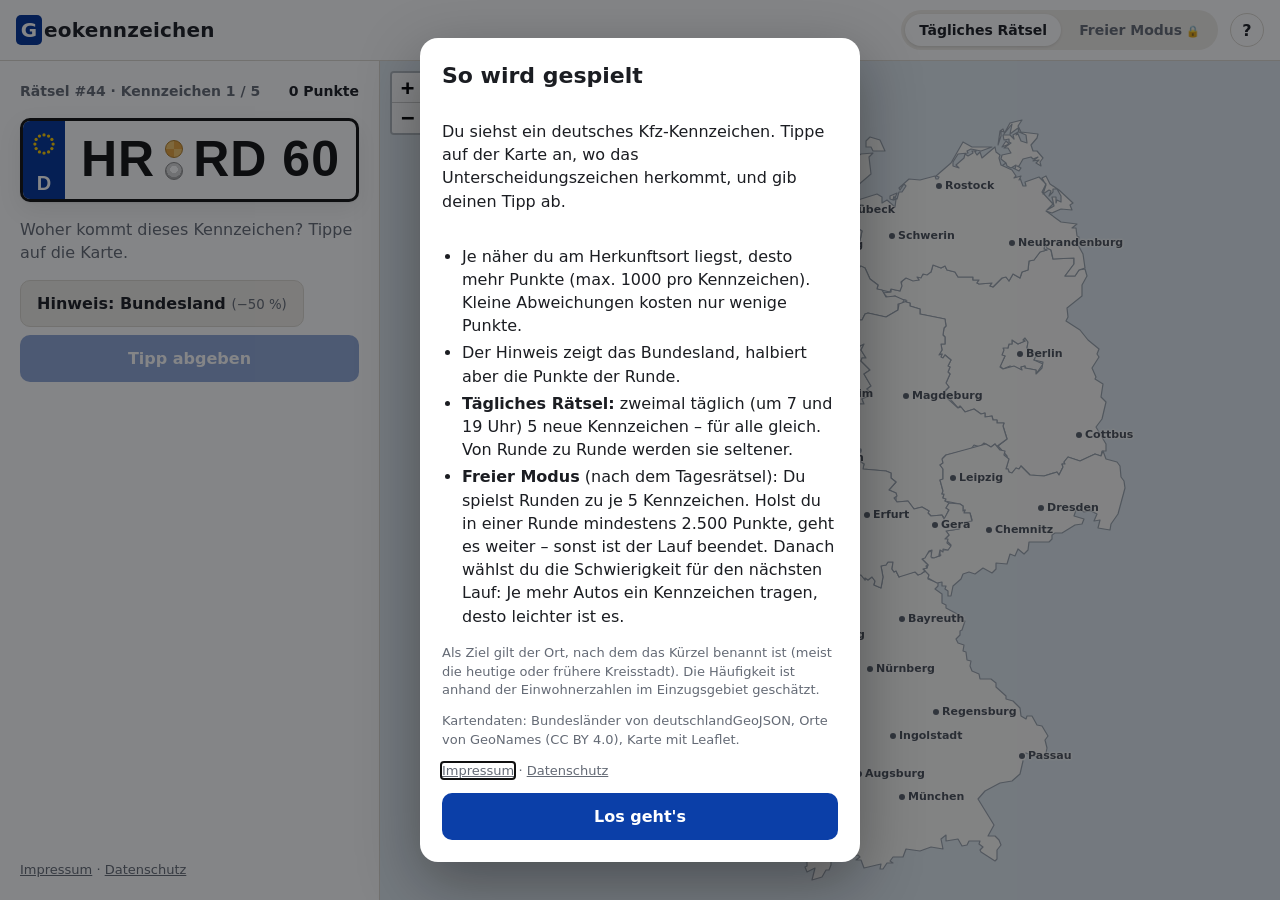
<file: index.html>
<!doctype html>
<html lang="de">
<head>
  <meta charset="utf-8">
  <meta name="viewport" content="width=device-width, initial-scale=1, viewport-fit=cover">
  <title>GeoKennzeichen</title>
  <meta name="description" content="Woher kommt dieses Kennzeichen? Tägliches Rätsel und freier Modus mit allen deutschen Unterscheidungszeichen.">
  <meta name="theme-color" content="#003399">
  <link rel="icon" href="data:image/svg+xml,%3Csvg xmlns='http://www.w3.org/2000/svg' viewBox='0 0 64 64'%3E%3Crect x='2' y='16' width='60' height='32' rx='5' fill='%23fff' stroke='%23111' stroke-width='3'/%3E%3Crect x='3.5' y='17.5' width='12' height='29' rx='3' fill='%23039'/%3E%3Ctext x='38' y='41' font-family='Arial' font-weight='700' font-size='20' text-anchor='middle'%3EKZ%3C/text%3E%3C/svg%3E">
  <link rel="stylesheet" href="vendor/leaflet/leaflet.css">
  <link rel="stylesheet" href="style.css">
</head>
<body>
  <header class="topbar">
    <h1 class="brand" aria-label="geokennzeichen"><span class="brand-d" aria-hidden="true">G</span><span aria-hidden="true">eokennzeichen</span></h1>
    <nav class="tabs" role="tablist">
      <button class="tab" role="tab" data-mode="daily" id="tab-daily">Tägliches Rätsel</button>
      <button class="tab" role="tab" data-mode="endless" id="tab-endless">Freier Modus</button>
    </nav>
    <button class="icon-btn" id="help-btn" aria-label="Spielregeln">?</button>
  </header>

  <main class="layout">
    <section class="panel" id="panel">
      <div class="panel-head">
        <span class="round-label" id="round-label">Runde 1 / 5</span>
        <span class="score-label" id="score-label">0 Punkte</span>
      </div>

      <div class="plate" id="plate" aria-live="polite">
        <div class="plate-eu"><svg class="plate-stars" viewBox="0 0 20 20" aria-hidden="true"><g fill="#ffcc00" id="stars"></g></svg><span>D</span></div>
        <div class="plate-text">
          <span class="plate-code" id="plate-code">M</span>
          <span class="plate-seals" aria-hidden="true"><i class="seal seal-hu"></i><i class="seal seal-state"></i></span>
          <span class="plate-rest" id="plate-rest">AB 123</span>
        </div>
      </div>

      <p class="prompt" id="prompt">Woher kommt dieses Kennzeichen? Tippe auf die Karte.</p>

      <div class="actions">
        <button class="btn btn-ghost" id="hint-btn">Hinweis: Bundesland <small>(−50 %)</small></button>
        <button class="btn btn-primary" id="guess-btn" disabled>Tipp abgeben</button>
        <button class="btn btn-primary" id="review-btn" hidden>Ergebnis anzeigen</button>
        <button class="btn btn-primary" id="runover-btn" hidden>Gesamtergebnis anzeigen</button>
      </div>

      <div class="endless-box" id="endless-box" hidden>
        <div class="progress-head">
          <span id="rp-label">Runde 1 · noch 2.500 Punkte nötig</span>
          <b id="rp-points">0 / 2.500</b>
        </div>
        <div class="progress" aria-hidden="true"><div class="progress-bar" id="rp-bar"></div><div class="progress-goal"></div></div>
        <div class="dots" id="rp-dots"></div>
        <p class="run-meta" id="rp-meta"></p>
      </div>
      <nav class="legal-links"><a href="impressum.html">Impressum</a> · <a href="datenschutz.html">Datenschutz</a></nav>
    </section>

    <section class="map-wrap">
      <div id="map" aria-label="Deutschlandkarte"></div>
    </section>
  </main>

  <div class="sheet" id="result" role="dialog" aria-label="Auflösung" hidden>
    <div class="sheet-title" id="result-title"></div>
    <div class="sheet-row">
      <div class="result-points" id="result-points">0</div>
      <div class="result-dist" id="result-dist"></div>
    </div>
    <div class="result-origin" id="result-origin"></div>
    <div class="result-tags" id="result-tags"></div>
    <p class="result-note" id="result-note" hidden></p>
    <button class="btn btn-primary" id="next-btn">Weiter</button>
  </div>

  <dialog class="modal" id="summary">
    <form method="dialog" class="modal-inner">
      <h2 id="sum-title">Rätsel #1</h2>
      <p class="sum-total"><b id="sum-total">0</b> / <span id="sum-max">5000</span> Punkte</p>
      <ol class="sum-list" id="sum-list"></ol>
      <div class="modal-actions">
        <button type="button" class="btn btn-primary" id="share-btn">Ergebnis teilen</button>
      </div>
      <div class="pick-level">
        <h3>Weiterspielen im freien Modus</h3>
        <p class="fine">Wähle eine Schwierigkeit – je mehr Autos ein Kennzeichen tragen, desto leichter. Zahlen geschätzt.</p>
        <div class="pick-grid">
          <button type="button" class="pick" data-level="leicht"><b>Leicht</b><span>über 125.000 Autos</span></button>
          <button type="button" class="pick" data-level="mittel"><b>Mittel</b><span>50.000–125.000 Autos</span></button>
          <button type="button" class="pick" data-level="schwer"><b>Schwer</b><span>7.000–50.000 Autos</span></button>
          <button type="button" class="pick" data-level="profi"><b>Profi</b><span>unter 7.000 Autos</span></button>
        </div>
      </div>
      <div class="stats-row">
        <div><b id="st-played">0</b><span>Gespielt</span></div>
        <div><b id="st-streak">0</b><span>Serie</span></div>
        <div><b id="st-maxstreak">0</b><span>Längste Serie</span></div>
        <div><b id="st-best">0</b><span>Bestwert</span></div>
      </div>
      <p class="countdown">Nächstes Rätsel in <b id="countdown">--:--:--</b></p>
      <div class="modal-actions"><button class="btn btn-link" value="close">Karte ansehen</button></div>
    </form>
  </dialog>

  <dialog class="modal" id="runover">
    <form method="dialog" class="modal-inner">
      <h2>Lauf beendet</h2>
      <p class="fine" id="ro-sub"></p>
      <p class="sum-total"><b id="ro-total">0</b> Punkte <span class="record" id="ro-record" hidden>🏆 Neuer Rekord!</span></p>
      <ol class="sum-list" id="ro-list"></ol>
      <div class="stats-row">
        <div><b id="ro-rounds">0</b><span>Runden geschafft</span></div>
        <div><b id="ro-plates">0</b><span>Kennzeichen</span></div>
        <div><b id="ro-avg">–</b><span>Ø Entfernung</span></div>
        <div><b id="ro-best">0</b><span>Rekord</span></div>
      </div>
      <div class="pick-level">
        <h3>Neuer Lauf – wähle die Schwierigkeit</h3>
        <div class="pick-grid">
          <button type="button" class="pick" data-level="leicht"><b>Leicht</b><span>über 125.000 Autos</span></button>
          <button type="button" class="pick" data-level="mittel"><b>Mittel</b><span>50.000–125.000 Autos</span></button>
          <button type="button" class="pick" data-level="schwer"><b>Schwer</b><span>7.000–50.000 Autos</span></button>
          <button type="button" class="pick" data-level="profi"><b>Profi</b><span>unter 7.000 Autos</span></button>
        </div>
      </div>
      <div class="modal-actions"><button class="btn btn-link" value="close">Karte ansehen</button></div>
    </form>
  </dialog>

  <dialog class="modal" id="help">
    <form method="dialog" class="modal-inner">
      <h2>So wird gespielt</h2>
      <p>Du siehst ein deutsches Kfz-Kennzeichen. Tippe auf der Karte an, wo das Unterscheidungszeichen herkommt, und gib deinen Tipp ab.</p>
      <ul>
        <li>Je näher du am Herkunftsort liegst, desto mehr Punkte (max. 1000 pro Kennzeichen). Kleine Abweichungen kosten nur wenige Punkte.</li>
        <li>Der Hinweis zeigt das Bundesland, halbiert aber die Punkte der Runde.</li>
        <li><b>Tägliches Rätsel:</b> <span id="help-daily">jeden Tag</span> 5 neue Kennzeichen – für alle gleich. Von Runde zu Runde werden sie seltener.</li>
        <li><b>Freier Modus</b> (nach dem Tagesrätsel): Du spielst Runden zu je 5 Kennzeichen. Holst du in einer Runde mindestens 2.500 Punkte, geht es weiter – sonst ist der Lauf beendet. Danach wählst du die Schwierigkeit für den nächsten Lauf: Je mehr Autos ein Kennzeichen tragen, desto leichter ist es.</li>
      </ul>
      <p class="fine">Als Ziel gilt der Ort, nach dem das Kürzel benannt ist (meist die heutige oder frühere Kreisstadt). Die Häufigkeit ist anhand der Einwohnerzahlen im Einzugsgebiet geschätzt.</p>
      <p class="fine">Kartendaten: Bundesländer von deutschlandGeoJSON, Orte von GeoNames (CC BY 4.0), Karte mit Leaflet.</p>
      <p class="fine"><a href="impressum.html">Impressum</a> · <a href="datenschutz.html">Datenschutz</a></p>
      <div class="modal-actions"><button class="btn btn-primary" value="close">Los geht's</button></div>
    </form>
  </dialog>

  <div class="toast" id="toast" role="status" hidden></div>

  <script src="vendor/leaflet/leaflet.js"></script>
  <script src="plates.js"></script>
  <script src="germany.js"></script>
  <script src="cities.js"></script>
  <script src="app.js"></script>
  <!-- Besucherzähler ohne Cookies: https://geokennzeichen.goatcounter.com -->
  <script data-goatcounter="https://geokennzeichen.goatcounter.com/count" async src="https://gc.zgo.at/count.js"></script>
</body>
</html>
</file>
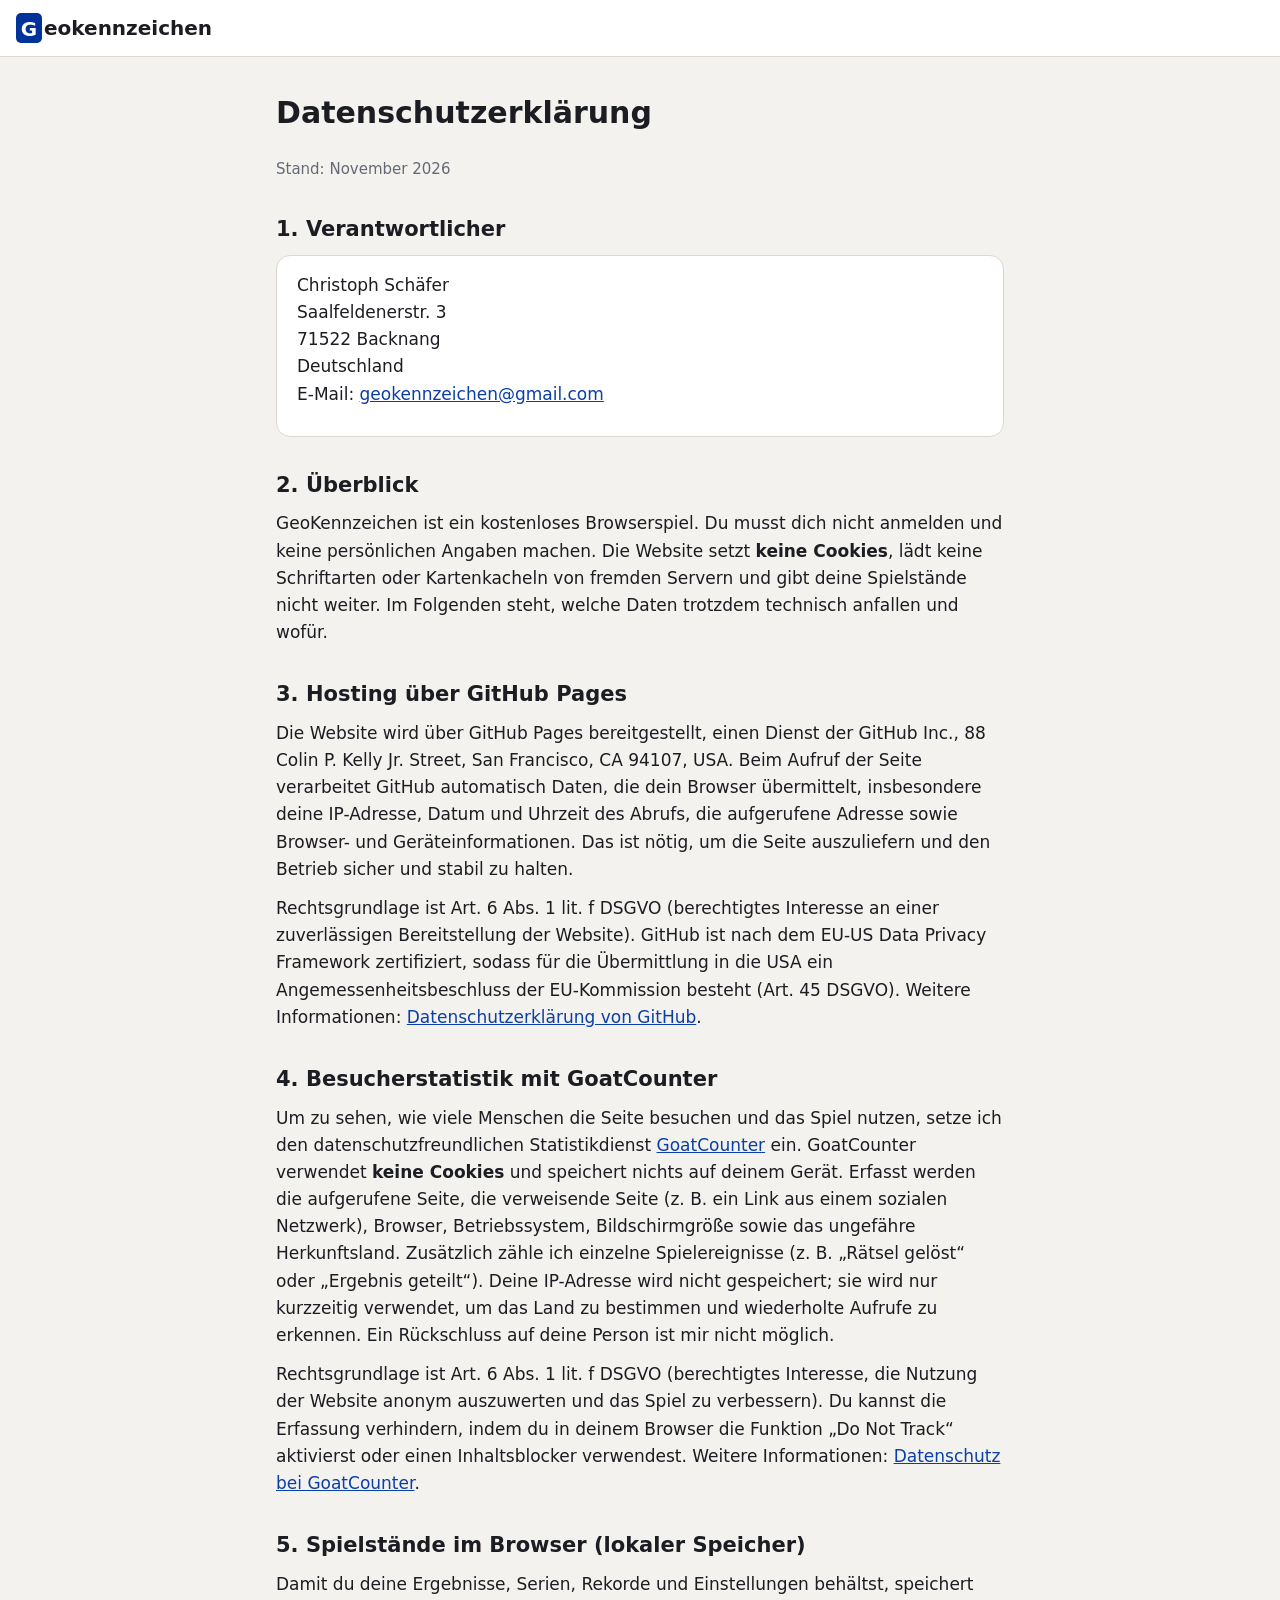
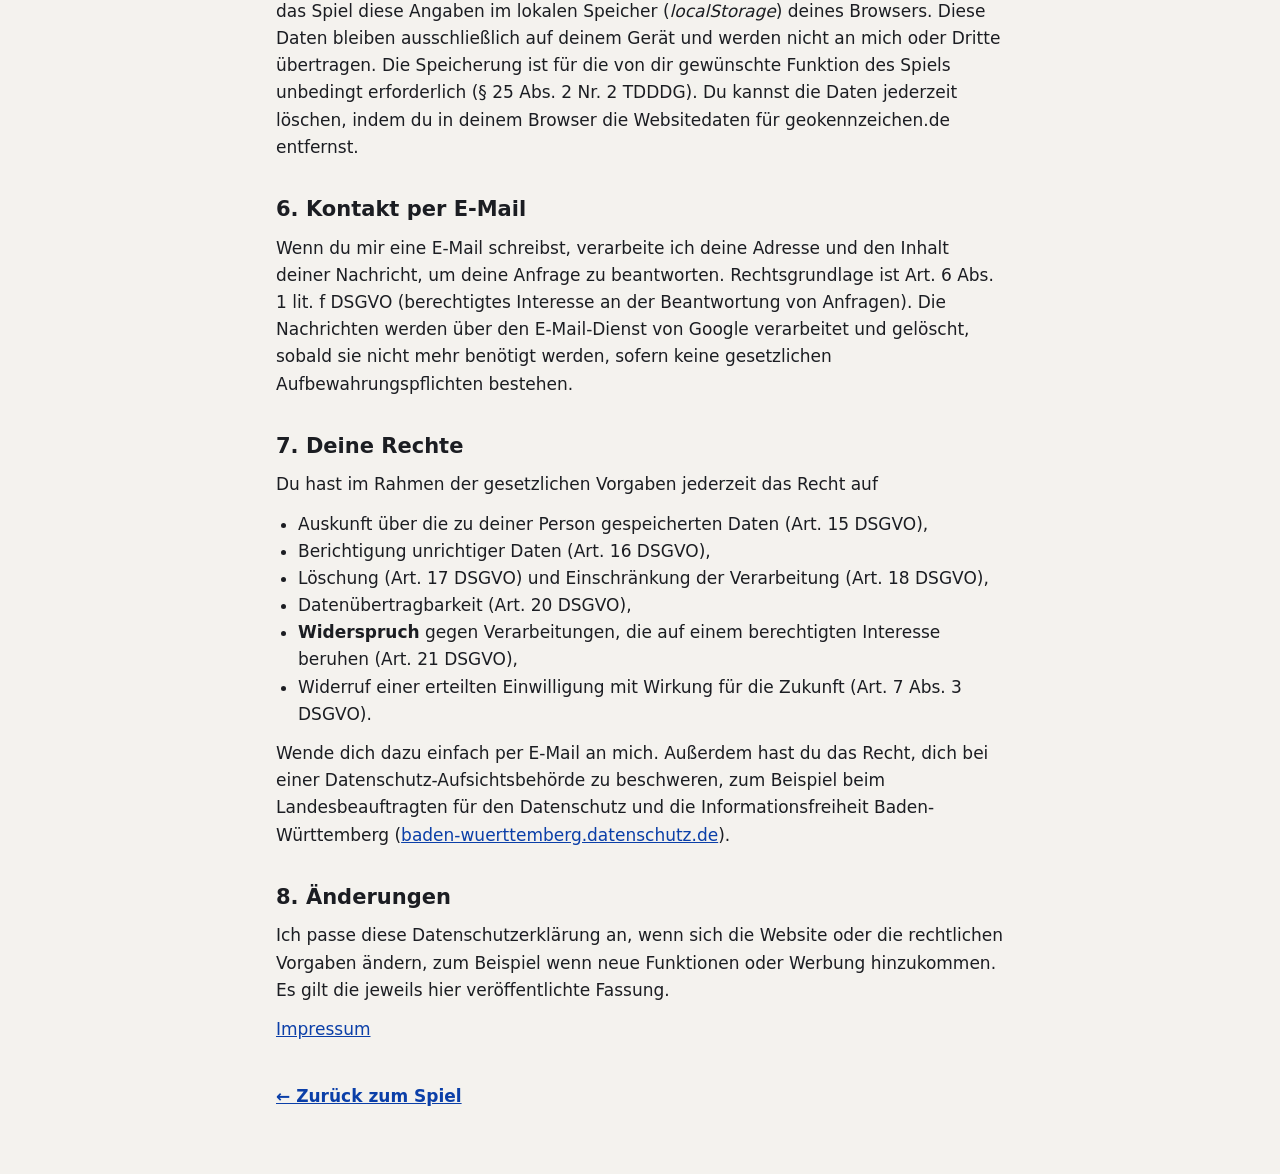
<file: datenschutz.html>
<!doctype html>
<html lang="de">
<head>
  <meta charset="utf-8">
  <meta name="viewport" content="width=device-width, initial-scale=1">
  <title>Datenschutz · GeoKennzeichen</title>
  <meta name="robots" content="noindex">
  <link rel="stylesheet" href="legal.css">
</head>
<body>
  <header><a href="./"><span class="d">G</span>eokennzeichen</a></header>
  <main>
    <h1>Datenschutzerklärung</h1>
    <p class="muted">Stand: November 2026</p>

    <h2>1. Verantwortlicher</h2>
    <div class="card">
      <p>Christoph Schäfer<br>Saalfeldenerstr. 3<br>71522 Backnang<br>Deutschland<br>
      E-Mail: <a href="mailto:geokennzeichen@gmail.com">geokennzeichen@gmail.com</a></p>
    </div>

    <h2>2. Überblick</h2>
    <p>GeoKennzeichen ist ein kostenloses Browserspiel. Du musst dich nicht anmelden und keine persönlichen Angaben machen. Die Website setzt <strong>keine Cookies</strong>, lädt keine Schriftarten oder Kartenkacheln von fremden Servern und gibt deine Spielstände nicht weiter. Im Folgenden steht, welche Daten trotzdem technisch anfallen und wofür.</p>

    <h2>3. Hosting über GitHub Pages</h2>
    <p>Die Website wird über GitHub Pages bereitgestellt, einen Dienst der GitHub Inc., 88 Colin P. Kelly Jr. Street, San Francisco, CA 94107, USA. Beim Aufruf der Seite verarbeitet GitHub automatisch Daten, die dein Browser übermittelt, insbesondere deine IP-Adresse, Datum und Uhrzeit des Abrufs, die aufgerufene Adresse sowie Browser- und Geräteinformationen. Das ist nötig, um die Seite auszuliefern und den Betrieb sicher und stabil zu halten.</p>
    <p>Rechtsgrundlage ist Art. 6 Abs. 1 lit. f DSGVO (berechtigtes Interesse an einer zuverlässigen Bereitstellung der Website). GitHub ist nach dem EU-US Data Privacy Framework zertifiziert, sodass für die Übermittlung in die USA ein Angemessenheitsbeschluss der EU-Kommission besteht (Art. 45 DSGVO). Weitere Informationen: <a href="https://docs.github.com/de/site-policy/privacy-policies/github-general-privacy-statement" rel="noopener">Datenschutzerklärung von GitHub</a>.</p>

    <h2>4. Besucherstatistik mit GoatCounter</h2>
    <p>Um zu sehen, wie viele Menschen die Seite besuchen und das Spiel nutzen, setze ich den datenschutzfreundlichen Statistikdienst <a href="https://www.goatcounter.com/" rel="noopener">GoatCounter</a> ein. GoatCounter verwendet <strong>keine Cookies</strong> und speichert nichts auf deinem Gerät. Erfasst werden die aufgerufene Seite, die verweisende Seite (z.&nbsp;B. ein Link aus einem sozialen Netzwerk), Browser, Betriebssystem, Bildschirmgröße sowie das ungefähre Herkunftsland. Zusätzlich zähle ich einzelne Spielereignisse (z.&nbsp;B. „Rätsel gelöst“ oder „Ergebnis geteilt“). Deine IP-Adresse wird nicht gespeichert; sie wird nur kurzzeitig verwendet, um das Land zu bestimmen und wiederholte Aufrufe zu erkennen. Ein Rückschluss auf deine Person ist mir nicht möglich.</p>
    <p>Rechtsgrundlage ist Art. 6 Abs. 1 lit. f DSGVO (berechtigtes Interesse, die Nutzung der Website anonym auszuwerten und das Spiel zu verbessern). Du kannst die Erfassung verhindern, indem du in deinem Browser die Funktion „Do Not Track“ aktivierst oder einen Inhaltsblocker verwendest. Weitere Informationen: <a href="https://www.goatcounter.com/help/privacy" rel="noopener">Datenschutz bei GoatCounter</a>.</p>

    <h2>5. Spielstände im Browser (lokaler Speicher)</h2>
    <p>Damit du deine Ergebnisse, Serien, Rekorde und Einstellungen behältst, speichert das Spiel diese Angaben im lokalen Speicher (<em>localStorage</em>) deines Browsers. Diese Daten bleiben ausschließlich auf deinem Gerät und werden nicht an mich oder Dritte übertragen. Die Speicherung ist für die von dir gewünschte Funktion des Spiels unbedingt erforderlich (§ 25 Abs. 2 Nr. 2 TDDDG). Du kannst die Daten jederzeit löschen, indem du in deinem Browser die Websitedaten für geokennzeichen.de entfernst.</p>

    <h2>6. Kontakt per E-Mail</h2>
    <p>Wenn du mir eine E-Mail schreibst, verarbeite ich deine Adresse und den Inhalt deiner Nachricht, um deine Anfrage zu beantworten. Rechtsgrundlage ist Art. 6 Abs. 1 lit. f DSGVO (berechtigtes Interesse an der Beantwortung von Anfragen). Die Nachrichten werden über den E-Mail-Dienst von Google verarbeitet und gelöscht, sobald sie nicht mehr benötigt werden, sofern keine gesetzlichen Aufbewahrungspflichten bestehen.</p>

    <!--
    WERBUNG (Google AdSense) – diesen Abschnitt erst einblenden, wenn die Werbung live ist,
    und vorher ein von Google zertifiziertes Einwilligungs-Banner (CMP) einbauen.

    <h2>7. Werbung mit Google AdSense</h2>
    <p>Diese Website zeigt Werbung über Google AdSense an, einen Dienst der Google Ireland Limited, Gordon House, Barrow Street, Dublin 4, Irland („Google“). Google kann dabei Cookies und ähnliche Technologien einsetzen und Informationen wie deine IP-Adresse, Geräte- und Browserdaten sowie dein Nutzungsverhalten verarbeiten, um Anzeigen auszuliefern, deren Erfolg zu messen und – sofern du zustimmst – personalisierte Werbung anzuzeigen. Dabei können Daten auch an Google LLC in den USA übermittelt werden; Google ist nach dem EU-US Data Privacy Framework zertifiziert.</p>
    <p>Die Werbung und die damit verbundene Speicherung von Informationen auf deinem Gerät erfolgen nur mit deiner Einwilligung (Art. 6 Abs. 1 lit. a DSGVO, § 25 Abs. 1 TDDDG), die du beim ersten Besuch über das Einwilligungs-Banner erteilen oder ablehnen kannst. Du kannst deine Einwilligung jederzeit über den Link „Datenschutz-Einstellungen“ widerrufen. Weitere Informationen: <a href="https://policies.google.com/technologies/ads?hl=de" rel="noopener">Wie Google Werbung nutzt</a> und <a href="https://policies.google.com/privacy?hl=de" rel="noopener">Datenschutzerklärung von Google</a>. Personalisierte Werbung kannst du außerdem unter <a href="https://adssettings.google.com/" rel="noopener">adssettings.google.com</a> deaktivieren.</p>
    -->

    <h2>7. Deine Rechte</h2>
    <p>Du hast im Rahmen der gesetzlichen Vorgaben jederzeit das Recht auf</p>
    <ul>
      <li>Auskunft über die zu deiner Person gespeicherten Daten (Art. 15 DSGVO),</li>
      <li>Berichtigung unrichtiger Daten (Art. 16 DSGVO),</li>
      <li>Löschung (Art. 17 DSGVO) und Einschränkung der Verarbeitung (Art. 18 DSGVO),</li>
      <li>Datenübertragbarkeit (Art. 20 DSGVO),</li>
      <li><strong>Widerspruch</strong> gegen Verarbeitungen, die auf einem berechtigten Interesse beruhen (Art. 21 DSGVO),</li>
      <li>Widerruf einer erteilten Einwilligung mit Wirkung für die Zukunft (Art. 7 Abs. 3 DSGVO).</li>
    </ul>
    <p>Wende dich dazu einfach per E-Mail an mich. Außerdem hast du das Recht, dich bei einer Datenschutz-Aufsichtsbehörde zu beschweren, zum Beispiel beim Landesbeauftragten für den Datenschutz und die Informationsfreiheit Baden-Württemberg (<a href="https://www.baden-wuerttemberg.datenschutz.de/" rel="noopener">baden-wuerttemberg.datenschutz.de</a>).</p>

    <h2>8. Änderungen</h2>
    <p>Ich passe diese Datenschutzerklärung an, wenn sich die Website oder die rechtlichen Vorgaben ändern, zum Beispiel wenn neue Funktionen oder Werbung hinzukommen. Es gilt die jeweils hier veröffentlichte Fassung.</p>

    <p><a href="impressum.html">Impressum</a></p>
    <a class="back" href="./">← Zurück zum Spiel</a>
  </main>
</body>
</html>
</file>
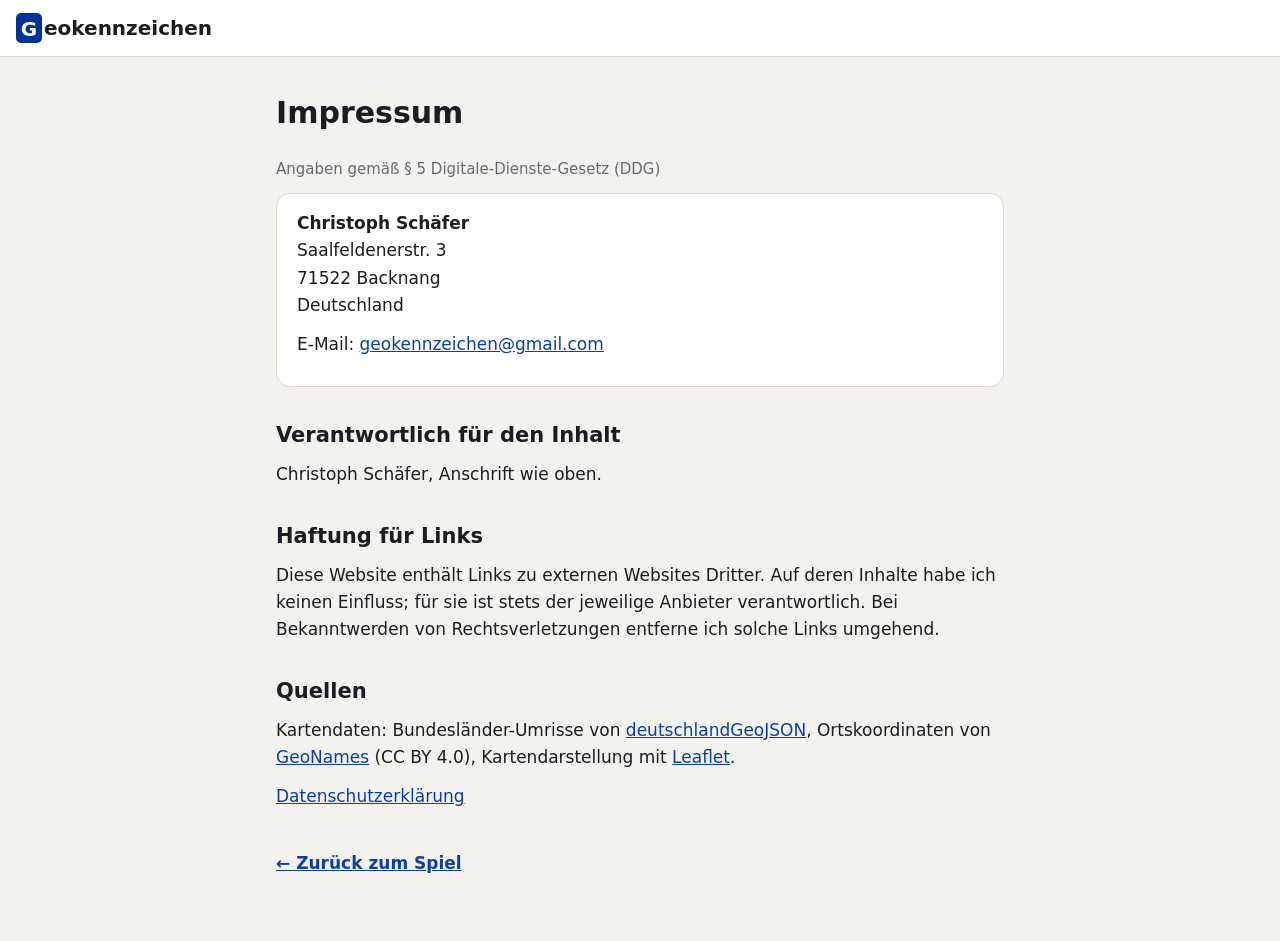
<file: impressum.html>
<!doctype html>
<html lang="de">
<head>
  <meta charset="utf-8">
  <meta name="viewport" content="width=device-width, initial-scale=1">
  <title>Impressum · GeoKennzeichen</title>
  <meta name="robots" content="noindex">
  <link rel="stylesheet" href="legal.css">
</head>
<body>
  <header><a href="./"><span class="d">G</span>eokennzeichen</a></header>
  <main>
    <h1>Impressum</h1>
    <p class="muted">Angaben gemäß § 5 Digitale-Dienste-Gesetz (DDG)</p>
    <div class="card">
      <p><strong>Christoph Schäfer</strong><br>
      Saalfeldenerstr. 3<br>
      71522 Backnang<br>
      Deutschland</p>
      <p>E-Mail: <a href="mailto:geokennzeichen@gmail.com">geokennzeichen@gmail.com</a></p>
    </div>

    <h2>Verantwortlich für den Inhalt</h2>
    <p>Christoph Schäfer, Anschrift wie oben.</p>

    <h2>Haftung für Links</h2>
    <p>Diese Website enthält Links zu externen Websites Dritter. Auf deren Inhalte habe ich keinen Einfluss; für sie ist stets der jeweilige Anbieter verantwortlich. Bei Bekanntwerden von Rechtsverletzungen entferne ich solche Links umgehend.</p>

    <h2>Quellen</h2>
    <p>Kartendaten: Bundesländer-Umrisse von <a href="https://github.com/isellsoap/deutschlandGeoJSON" rel="noopener">deutschlandGeoJSON</a>, Ortskoordinaten von <a href="https://www.geonames.org/" rel="noopener">GeoNames</a> (CC BY 4.0), Kartendarstellung mit <a href="https://leafletjs.com/" rel="noopener">Leaflet</a>.</p>

    <p><a href="datenschutz.html">Datenschutzerklärung</a></p>
    <a class="back" href="./">← Zurück zum Spiel</a>
  </main>
</body>
</html>
</file>
<file: vendor/leaflet/leaflet.css>
/* required styles */

.leaflet-pane,
.leaflet-tile,
.leaflet-marker-icon,
.leaflet-marker-shadow,
.leaflet-tile-container,
.leaflet-pane > svg,
.leaflet-pane > canvas,
.leaflet-zoom-box,
.leaflet-image-layer,
.leaflet-layer {
	position: absolute;
	left: 0;
	top: 0;
	}
.leaflet-container {
	overflow: hidden;
	}
.leaflet-tile,
.leaflet-marker-icon,
.leaflet-marker-shadow {
	-webkit-user-select: none;
	   -moz-user-select: none;
	        user-select: none;
	  -webkit-user-drag: none;
	}
/* Prevents IE11 from highlighting tiles in blue */
.leaflet-tile::selection {
	background: transparent;
}
/* Safari renders non-retina tile on retina better with this, but Chrome is worse */
.leaflet-safari .leaflet-tile {
	image-rendering: -webkit-optimize-contrast;
	}
/* hack that prevents hw layers "stretching" when loading new tiles */
.leaflet-safari .leaflet-tile-container {
	width: 1600px;
	height: 1600px;
	-webkit-transform-origin: 0 0;
	}
.leaflet-marker-icon,
.leaflet-marker-shadow {
	display: block;
	}
/* .leaflet-container svg: reset svg max-width decleration shipped in Joomla! (joomla.org) 3.x */
/* .leaflet-container img: map is broken in FF if you have max-width: 100% on tiles */
.leaflet-container .leaflet-overlay-pane svg {
	max-width: none !important;
	max-height: none !important;
	}
.leaflet-container .leaflet-marker-pane img,
.leaflet-container .leaflet-shadow-pane img,
.leaflet-container .leaflet-tile-pane img,
.leaflet-container img.leaflet-image-layer,
.leaflet-container .leaflet-tile {
	max-width: none !important;
	max-height: none !important;
	width: auto;
	padding: 0;
	}

.leaflet-container img.leaflet-tile {
	/* See: https://bugs.chromium.org/p/chromium/issues/detail?id=600120 */
	mix-blend-mode: plus-lighter;
}

.leaflet-container.leaflet-touch-zoom {
	-ms-touch-action: pan-x pan-y;
	touch-action: pan-x pan-y;
	}
.leaflet-container.leaflet-touch-drag {
	-ms-touch-action: pinch-zoom;
	/* Fallback for FF which doesn't support pinch-zoom */
	touch-action: none;
	touch-action: pinch-zoom;
}
.leaflet-container.leaflet-touch-drag.leaflet-touch-zoom {
	-ms-touch-action: none;
	touch-action: none;
}
.leaflet-container {
	-webkit-tap-highlight-color: transparent;
}
.leaflet-container a {
	-webkit-tap-highlight-color: rgba(51, 181, 229, 0.4);
}
.leaflet-tile {
	filter: inherit;
	visibility: hidden;
	}
.leaflet-tile-loaded {
	visibility: inherit;
	}
.leaflet-zoom-box {
	width: 0;
	height: 0;
	-moz-box-sizing: border-box;
	     box-sizing: border-box;
	z-index: 800;
	}
/* workaround for https://bugzilla.mozilla.org/show_bug.cgi?id=888319 */
.leaflet-overlay-pane svg {
	-moz-user-select: none;
	}

.leaflet-pane         { z-index: 400; }

.leaflet-tile-pane    { z-index: 200; }
.leaflet-overlay-pane { z-index: 400; }
.leaflet-shadow-pane  { z-index: 500; }
.leaflet-marker-pane  { z-index: 600; }
.leaflet-tooltip-pane   { z-index: 650; }
.leaflet-popup-pane   { z-index: 700; }

.leaflet-map-pane canvas { z-index: 100; }
.leaflet-map-pane svg    { z-index: 200; }

.leaflet-vml-shape {
	width: 1px;
	height: 1px;
	}
.lvml {
	behavior: url(#default#VML);
	display: inline-block;
	position: absolute;
	}


/* control positioning */

.leaflet-control {
	position: relative;
	z-index: 800;
	pointer-events: visiblePainted; /* IE 9-10 doesn't have auto */
	pointer-events: auto;
	}
.leaflet-top,
.leaflet-bottom {
	position: absolute;
	z-index: 1000;
	pointer-events: none;
	}
.leaflet-top {
	top: 0;
	}
.leaflet-right {
	right: 0;
	}
.leaflet-bottom {
	bottom: 0;
	}
.leaflet-left {
	left: 0;
	}
.leaflet-control {
	float: left;
	clear: both;
	}
.leaflet-right .leaflet-control {
	float: right;
	}
.leaflet-top .leaflet-control {
	margin-top: 10px;
	}
.leaflet-bottom .leaflet-control {
	margin-bottom: 10px;
	}
.leaflet-left .leaflet-control {
	margin-left: 10px;
	}
.leaflet-right .leaflet-control {
	margin-right: 10px;
	}


/* zoom and fade animations */

.leaflet-fade-anim .leaflet-popup {
	opacity: 0;
	-webkit-transition: opacity 0.2s linear;
	   -moz-transition: opacity 0.2s linear;
	        transition: opacity 0.2s linear;
	}
.leaflet-fade-anim .leaflet-map-pane .leaflet-popup {
	opacity: 1;
	}
.leaflet-zoom-animated {
	-webkit-transform-origin: 0 0;
	    -ms-transform-origin: 0 0;
	        transform-origin: 0 0;
	}
svg.leaflet-zoom-animated {
	will-change: transform;
}

.leaflet-zoom-anim .leaflet-zoom-animated {
	-webkit-transition: -webkit-transform 0.25s cubic-bezier(0,0,0.25,1);
	   -moz-transition:    -moz-transform 0.25s cubic-bezier(0,0,0.25,1);
	        transition:         transform 0.25s cubic-bezier(0,0,0.25,1);
	}
.leaflet-zoom-anim .leaflet-tile,
.leaflet-pan-anim .leaflet-tile {
	-webkit-transition: none;
	   -moz-transition: none;
	        transition: none;
	}

.leaflet-zoom-anim .leaflet-zoom-hide {
	visibility: hidden;
	}


/* cursors */

.leaflet-interactive {
	cursor: pointer;
	}
.leaflet-grab {
	cursor: -webkit-grab;
	cursor:    -moz-grab;
	cursor:         grab;
	}
.leaflet-crosshair,
.leaflet-crosshair .leaflet-interactive {
	cursor: crosshair;
	}
.leaflet-popup-pane,
.leaflet-control {
	cursor: auto;
	}
.leaflet-dragging .leaflet-grab,
.leaflet-dragging .leaflet-grab .leaflet-interactive,
.leaflet-dragging .leaflet-marker-draggable {
	cursor: move;
	cursor: -webkit-grabbing;
	cursor:    -moz-grabbing;
	cursor:         grabbing;
	}

/* marker & overlays interactivity */
.leaflet-marker-icon,
.leaflet-marker-shadow,
.leaflet-image-layer,
.leaflet-pane > svg path,
.leaflet-tile-container {
	pointer-events: none;
	}

.leaflet-marker-icon.leaflet-interactive,
.leaflet-image-layer.leaflet-interactive,
.leaflet-pane > svg path.leaflet-interactive,
svg.leaflet-image-layer.leaflet-interactive path {
	pointer-events: visiblePainted; /* IE 9-10 doesn't have auto */
	pointer-events: auto;
	}

/* visual tweaks */

.leaflet-container {
	background: #ddd;
	outline-offset: 1px;
	}
.leaflet-container a {
	color: #0078A8;
	}
.leaflet-zoom-box {
	border: 2px dotted #38f;
	background: rgba(255,255,255,0.5);
	}


/* general typography */
.leaflet-container {
	font-family: "Helvetica Neue", Arial, Helvetica, sans-serif;
	font-size: 12px;
	font-size: 0.75rem;
	line-height: 1.5;
	}


/* general toolbar styles */

.leaflet-bar {
	box-shadow: 0 1px 5px rgba(0,0,0,0.65);
	border-radius: 4px;
	}
.leaflet-bar a {
	background-color: #fff;
	border-bottom: 1px solid #ccc;
	width: 26px;
	height: 26px;
	line-height: 26px;
	display: block;
	text-align: center;
	text-decoration: none;
	color: black;
	}
.leaflet-bar a,
.leaflet-control-layers-toggle {
	background-position: 50% 50%;
	background-repeat: no-repeat;
	display: block;
	}
.leaflet-bar a:hover,
.leaflet-bar a:focus {
	background-color: #f4f4f4;
	}
.leaflet-bar a:first-child {
	border-top-left-radius: 4px;
	border-top-right-radius: 4px;
	}
.leaflet-bar a:last-child {
	border-bottom-left-radius: 4px;
	border-bottom-right-radius: 4px;
	border-bottom: none;
	}
.leaflet-bar a.leaflet-disabled {
	cursor: default;
	background-color: #f4f4f4;
	color: #bbb;
	}

.leaflet-touch .leaflet-bar a {
	width: 30px;
	height: 30px;
	line-height: 30px;
	}
.leaflet-touch .leaflet-bar a:first-child {
	border-top-left-radius: 2px;
	border-top-right-radius: 2px;
	}
.leaflet-touch .leaflet-bar a:last-child {
	border-bottom-left-radius: 2px;
	border-bottom-right-radius: 2px;
	}

/* zoom control */

.leaflet-control-zoom-in,
.leaflet-control-zoom-out {
	font: bold 18px 'Lucida Console', Monaco, monospace;
	text-indent: 1px;
	}

.leaflet-touch .leaflet-control-zoom-in, .leaflet-touch .leaflet-control-zoom-out  {
	font-size: 22px;
	}


/* layers control */

.leaflet-control-layers {
	box-shadow: 0 1px 5px rgba(0,0,0,0.4);
	background: #fff;
	border-radius: 5px;
	}
.leaflet-control-layers-toggle {
	background-image: url(images/layers.png);
	width: 36px;
	height: 36px;
	}
.leaflet-retina .leaflet-control-layers-toggle {
	background-image: url(images/layers-2x.png);
	background-size: 26px 26px;
	}
.leaflet-touch .leaflet-control-layers-toggle {
	width: 44px;
	height: 44px;
	}
.leaflet-control-layers .leaflet-control-layers-list,
.leaflet-control-layers-expanded .leaflet-control-layers-toggle {
	display: none;
	}
.leaflet-control-layers-expanded .leaflet-control-layers-list {
	display: block;
	position: relative;
	}
.leaflet-control-layers-expanded {
	padding: 6px 10px 6px 6px;
	color: #333;
	background: #fff;
	}
.leaflet-control-layers-scrollbar {
	overflow-y: scroll;
	overflow-x: hidden;
	padding-right: 5px;
	}
.leaflet-control-layers-selector {
	margin-top: 2px;
	position: relative;
	top: 1px;
	}
.leaflet-control-layers label {
	display: block;
	font-size: 13px;
	font-size: 1.08333em;
	}
.leaflet-control-layers-separator {
	height: 0;
	border-top: 1px solid #ddd;
	margin: 5px -10px 5px -6px;
	}

/* Default icon URLs */
.leaflet-default-icon-path { /* used only in path-guessing heuristic, see L.Icon.Default */
	background-image: url(images/marker-icon.png);
	}


/* attribution and scale controls */

.leaflet-container .leaflet-control-attribution {
	background: #fff;
	background: rgba(255, 255, 255, 0.8);
	margin: 0;
	}
.leaflet-control-attribution,
.leaflet-control-scale-line {
	padding: 0 5px;
	color: #333;
	line-height: 1.4;
	}
.leaflet-control-attribution a {
	text-decoration: none;
	}
.leaflet-control-attribution a:hover,
.leaflet-control-attribution a:focus {
	text-decoration: underline;
	}
.leaflet-attribution-flag {
	display: inline !important;
	vertical-align: baseline !important;
	width: 1em;
	height: 0.6669em;
	}
.leaflet-left .leaflet-control-scale {
	margin-left: 5px;
	}
.leaflet-bottom .leaflet-control-scale {
	margin-bottom: 5px;
	}
.leaflet-control-scale-line {
	border: 2px solid #777;
	border-top: none;
	line-height: 1.1;
	padding: 2px 5px 1px;
	white-space: nowrap;
	-moz-box-sizing: border-box;
	     box-sizing: border-box;
	background: rgba(255, 255, 255, 0.8);
	text-shadow: 1px 1px #fff;
	}
.leaflet-control-scale-line:not(:first-child) {
	border-top: 2px solid #777;
	border-bottom: none;
	margin-top: -2px;
	}
.leaflet-control-scale-line:not(:first-child):not(:last-child) {
	border-bottom: 2px solid #777;
	}

.leaflet-touch .leaflet-control-attribution,
.leaflet-touch .leaflet-control-layers,
.leaflet-touch .leaflet-bar {
	box-shadow: none;
	}
.leaflet-touch .leaflet-control-layers,
.leaflet-touch .leaflet-bar {
	border: 2px solid rgba(0,0,0,0.2);
	background-clip: padding-box;
	}


/* popup */

.leaflet-popup {
	position: absolute;
	text-align: center;
	margin-bottom: 20px;
	}
.leaflet-popup-content-wrapper {
	padding: 1px;
	text-align: left;
	border-radius: 12px;
	}
.leaflet-popup-content {
	margin: 13px 24px 13px 20px;
	line-height: 1.3;
	font-size: 13px;
	font-size: 1.08333em;
	min-height: 1px;
	}
.leaflet-popup-content p {
	margin: 17px 0;
	margin: 1.3em 0;
	}
.leaflet-popup-tip-container {
	width: 40px;
	height: 20px;
	position: absolute;
	left: 50%;
	margin-top: -1px;
	margin-left: -20px;
	overflow: hidden;
	pointer-events: none;
	}
.leaflet-popup-tip {
	width: 17px;
	height: 17px;
	padding: 1px;

	margin: -10px auto 0;
	pointer-events: auto;

	-webkit-transform: rotate(45deg);
	   -moz-transform: rotate(45deg);
	    -ms-transform: rotate(45deg);
	        transform: rotate(45deg);
	}
.leaflet-popup-content-wrapper,
.leaflet-popup-tip {
	background: white;
	color: #333;
	box-shadow: 0 3px 14px rgba(0,0,0,0.4);
	}
.leaflet-container a.leaflet-popup-close-button {
	position: absolute;
	top: 0;
	right: 0;
	border: none;
	text-align: center;
	width: 24px;
	height: 24px;
	font: 16px/24px Tahoma, Verdana, sans-serif;
	color: #757575;
	text-decoration: none;
	background: transparent;
	}
.leaflet-container a.leaflet-popup-close-button:hover,
.leaflet-container a.leaflet-popup-close-button:focus {
	color: #585858;
	}
.leaflet-popup-scrolled {
	overflow: auto;
	}

.leaflet-oldie .leaflet-popup-content-wrapper {
	-ms-zoom: 1;
	}
.leaflet-oldie .leaflet-popup-tip {
	width: 24px;
	margin: 0 auto;

	-ms-filter: "progid:DXImageTransform.Microsoft.Matrix(M11=0.70710678, M12=0.70710678, M21=-0.70710678, M22=0.70710678)";
	filter: progid:DXImageTransform.Microsoft.Matrix(M11=0.70710678, M12=0.70710678, M21=-0.70710678, M22=0.70710678);
	}

.leaflet-oldie .leaflet-control-zoom,
.leaflet-oldie .leaflet-control-layers,
.leaflet-oldie .leaflet-popup-content-wrapper,
.leaflet-oldie .leaflet-popup-tip {
	border: 1px solid #999;
	}


/* div icon */

.leaflet-div-icon {
	background: #fff;
	border: 1px solid #666;
	}


/* Tooltip */
/* Base styles for the element that has a tooltip */
.leaflet-tooltip {
	position: absolute;
	padding: 6px;
	background-color: #fff;
	border: 1px solid #fff;
	border-radius: 3px;
	color: #222;
	white-space: nowrap;
	-webkit-user-select: none;
	-moz-user-select: none;
	-ms-user-select: none;
	user-select: none;
	pointer-events: none;
	box-shadow: 0 1px 3px rgba(0,0,0,0.4);
	}
.leaflet-tooltip.leaflet-interactive {
	cursor: pointer;
	pointer-events: auto;
	}
.leaflet-tooltip-top:before,
.leaflet-tooltip-bottom:before,
.leaflet-tooltip-left:before,
.leaflet-tooltip-right:before {
	position: absolute;
	pointer-events: none;
	border: 6px solid transparent;
	background: transparent;
	content: "";
	}

/* Directions */

.leaflet-tooltip-bottom {
	margin-top: 6px;
}
.leaflet-tooltip-top {
	margin-top: -6px;
}
.leaflet-tooltip-bottom:before,
.leaflet-tooltip-top:before {
	left: 50%;
	margin-left: -6px;
	}
.leaflet-tooltip-top:before {
	bottom: 0;
	margin-bottom: -12px;
	border-top-color: #fff;
	}
.leaflet-tooltip-bottom:before {
	top: 0;
	margin-top: -12px;
	margin-left: -6px;
	border-bottom-color: #fff;
	}
.leaflet-tooltip-left {
	margin-left: -6px;
}
.leaflet-tooltip-right {
	margin-left: 6px;
}
.leaflet-tooltip-left:before,
.leaflet-tooltip-right:before {
	top: 50%;
	margin-top: -6px;
	}
.leaflet-tooltip-left:before {
	right: 0;
	margin-right: -12px;
	border-left-color: #fff;
	}
.leaflet-tooltip-right:before {
	left: 0;
	margin-left: -12px;
	border-right-color: #fff;
	}

/* Printing */

@media print {
	/* Prevent printers from removing background-images of controls. */
	.leaflet-control {
		-webkit-print-color-adjust: exact;
		print-color-adjust: exact;
		}
	}
</file>
<file: style.css>
:root {
  --bg: #f4f2ee;
  --surface: #ffffff;
  --surface-2: #f0ede7;
  --text: #1b1d22;
  --muted: #646a75;
  --border: #dcd8d0;
  --accent: #0b3fa8;
  --accent-text: #ffffff;
  --eu: #003399;
  --good: #1f8a4c;
  --mid: #c98a00;
  --bad: #c0392b;
  --map-bg: #dfe8ef;
  --land: #fbfaf7;
  --land-line: #9aa3ad;
  --land-hint: #ffe9a8;
  --city-dot: #59606b;
  --city-text: #4a505a;
  --shadow: 0 1px 2px rgba(0,0,0,.06), 0 8px 24px rgba(0,0,0,.08);
  --radius: 14px;
  color-scheme: light;
}
@media (prefers-color-scheme: dark) {
  :root:not([data-theme="light"]) {
    --bg: #111317;
    --surface: #1a1d23;
    --surface-2: #23272f;
    --text: #eceef2;
    --muted: #9aa1ad;
    --border: #2f343d;
    --accent: #5b8cff;
    --accent-text: #0b0d12;
    --map-bg: #0f1a24;
    --land: #262b33;
    --land-line: #4c5562;
    --land-hint: #5a4a17;
    --city-dot: #8f98a6;
    --city-text: #aab2bf;
    --shadow: 0 1px 2px rgba(0,0,0,.4), 0 8px 24px rgba(0,0,0,.35);
    color-scheme: dark;
  }
}

* { box-sizing: border-box; }
[hidden] { display: none !important; }
html, body { height: 100%; margin: 0; }
body {
  background: var(--bg);
  color: var(--text);
  font: 16px/1.45 system-ui, -apple-system, "Segoe UI", Roboto, sans-serif;
  display: flex;
  flex-direction: column;
  overflow: hidden;
}
button { font: inherit; color: inherit; }

/* Top bar */
.topbar {
  display: flex; align-items: center; gap: 12px;
  padding: 10px 16px;
  background: var(--surface);
  border-bottom: 1px solid var(--border);
  z-index: 10;
}
.brand { font-size: 20px; margin: 0; display: flex; align-items: center; gap: 2px; white-space: nowrap; letter-spacing: .01em; }
.brand-d {
  display: inline-grid; place-items: center;
  width: 1.3em; height: 1.5em; border-radius: 5px;
  background: var(--eu); color: #fff; font-size: 1em; font-weight: 800;
}
.tabs { display: flex; gap: 4px; background: var(--surface-2); padding: 4px; border-radius: 999px; margin-left: auto; }
.tab {
  border: 0; background: transparent; padding: 6px 14px; border-radius: 999px;
  cursor: pointer; color: var(--muted); font-weight: 600; font-size: 14px;
}
.tab[aria-selected="true"] { background: var(--surface); color: var(--text); box-shadow: 0 1px 3px rgba(0,0,0,.12); }
.tab.locked::after { content: " 🔒"; font-size: 11px; }
.icon-btn {
  width: 34px; height: 34px; border-radius: 50%;
  border: 1px solid var(--border); background: var(--surface); cursor: pointer; font-weight: 700;
}

/* Layout */
.layout { flex: 1; display: grid; grid-template-columns: 380px 1fr; min-height: 0; }
.panel {
  padding: 20px; overflow-y: auto;
  background: var(--surface); border-right: 1px solid var(--border);
  display: flex; flex-direction: column; gap: 16px;
}
.panel > * { flex-shrink: 0; }
.map-wrap { position: relative; min-height: 0; }
#map { position: absolute; inset: 0; background: var(--map-bg); cursor: crosshair; }
.leaflet-container { font: inherit; background: var(--map-bg); }

.panel-head { display: flex; justify-content: space-between; color: var(--muted); font-size: 14px; font-weight: 600; }
.score-label { color: var(--text); font-variant-numeric: tabular-nums; }

/* License plate */
.plate {
  display: flex; align-items: stretch;
  background: #fff; color: #111;
  border: 3px solid #111; border-radius: 10px;
  height: 84px; overflow: hidden;
  box-shadow: inset 0 0 0 2px #fff, var(--shadow);
  user-select: none;
}
.plate-eu {
  width: 42px; flex: none;
  background: var(--eu); color: #fff;
  display: flex; flex-direction: column; align-items: center; justify-content: flex-end;
  padding: 6px 0 6px; gap: 2px;
  font: 700 20px/1 Arial, sans-serif;
}
.plate-stars { width: 26px; height: 26px; margin-bottom: auto; margin-top: 4px; }
.plate-text {
  flex: 1; display: flex; align-items: center; justify-content: center; gap: 10px;
  font-family: "DIN 1451", "DIN Alternate", Bahnschrift, "Arial Narrow", "Roboto Condensed", sans-serif;
  font-stretch: condensed; font-weight: 700; font-size: 50px; letter-spacing: .02em;
  padding: 0 10px; white-space: nowrap; overflow: hidden;
}
.plate-seals { display: flex; flex-direction: column; gap: 4px; }
.seal { display: block; width: 18px; height: 18px; border-radius: 50%; }
.seal-hu { background: conic-gradient(#e8a33d 0 25%, #f3c66b 0 50%, #e8a33d 0 75%, #f3c66b 0); border: 1px solid #b07a20; }
.seal-state { background: radial-gradient(circle at 50% 40%, #fff 0 30%, #d8d8d8 31% 60%, #a9a9a9 61%); border: 1px solid #888; }
.plate.pop { animation: pop .35s ease; }
@keyframes pop { 0% { transform: scale(.94); opacity: .3; } 100% { transform: scale(1); opacity: 1; } }

.prompt { margin: 0; color: var(--muted); }
.prompt.hint { color: var(--text); }
.prompt b { color: var(--text); }

.actions { display: flex; gap: 8px; flex-wrap: wrap; }
.btn {
  border: 1px solid transparent; border-radius: 10px; padding: 11px 16px;
  font-weight: 650; cursor: pointer; transition: transform .05s ease, opacity .15s;
}
.btn:active { transform: translateY(1px); }
.btn[disabled] { opacity: .45; cursor: not-allowed; }
.btn-primary { background: var(--accent); color: var(--accent-text); flex: 1; }
.btn-ghost { background: var(--surface-2); border-color: var(--border); }
.btn-ghost small { color: var(--muted); font-weight: 500; }
.btn-link { background: none; color: var(--muted); text-decoration: underline; padding: 8px; }

/* Ergebnis-Popup */
.sheet {
  position: fixed; z-index: 1000;
  left: calc(380px + (100% - 380px) / 2); bottom: 24px;
  transform: translateX(-50%);
  width: min(420px, calc(100% - 32px));
  background: var(--surface); color: var(--text);
  border: 1px solid var(--border); border-radius: 18px;
  box-shadow: 0 12px 40px rgba(0,0,0,.28);
  padding: 16px 18px 18px;
  display: flex; flex-direction: column; gap: 6px;
}
.sheet.show { animation: sheet-in .28s cubic-bezier(.2,.9,.3,1.2); }
@keyframes sheet-in { from { transform: translate(-50%, 30px); opacity: 0; } to { transform: translate(-50%, 0); opacity: 1; } }
.sheet-title { font-size: 13px; font-weight: 600; color: var(--muted); }
.sheet-row { display: flex; align-items: baseline; gap: 12px; flex-wrap: wrap; }
.result-points { font-size: 34px; font-weight: 800; font-variant-numeric: tabular-nums; line-height: 1.1; }
.result-points small { font-size: 16px; color: var(--muted); font-weight: 600; }
.result-dist { font-weight: 700; }
.result-origin { color: var(--muted); font-size: 14px; }
.result-origin b { color: var(--text); }
.result-tags { display: flex; gap: 6px; flex-wrap: wrap; margin-bottom: 6px; }
.tag { font-size: 12px; font-weight: 650; padding: 2px 8px; border-radius: 999px; background: var(--surface-2); color: var(--muted); border: 1px solid var(--border); }
.tag-leicht { color: var(--good); }
.tag-mittel { color: var(--mid); }
.tag-schwer, .tag-profi { color: var(--bad); }
.result-note { margin: 0 0 6px; padding: 8px 10px; border-radius: 10px; background: var(--surface-2); font-weight: 600; font-size: 14px; }
.c-good { color: var(--good); } .c-mid { color: var(--mid); } .c-bad { color: var(--bad); }

/* Schwierigkeit */
.endless-box { display: flex; flex-direction: column; gap: 10px; }
.levels { display: grid; grid-template-columns: repeat(4, 1fr); gap: 4px; background: var(--surface-2); padding: 4px; border-radius: 12px; }
.level { border: 0; background: transparent; padding: 8px 4px; border-radius: 9px; font-weight: 650; font-size: 14px; color: var(--muted); cursor: pointer; }
.level[aria-pressed="true"] { background: var(--surface); color: var(--text); box-shadow: 0 1px 3px rgba(0,0,0,.14); }
.level-desc { margin: 0; font-size: 13px; color: var(--muted); }

.endless-stats {
  display: grid; grid-template-columns: repeat(3, 1fr); gap: 8px; text-align: center;
}
.endless-stats > div, .stats-row > div {
  background: var(--surface-2); border-radius: 10px; padding: 10px 4px;
  display: flex; flex-direction: column;
}
.endless-stats b, .stats-row b { font-size: 20px; font-variant-numeric: tabular-nums; }
.endless-stats span, .stats-row span { font-size: 12px; color: var(--muted); }

/* Impressum / Datenschutz */
.legal-links { margin-top: auto; padding-top: 8px; font-size: 13px; color: var(--muted); }
.legal-links a, .fine a { color: var(--muted); }
body.answered .legal-links { display: none; }

/* Map markers */
.target-label {
  background: var(--eu); color: #fff; border: 0; border-radius: 6px;
  font-weight: 700; padding: 3px 8px; box-shadow: var(--shadow);
}
.target-label::before { border-top-color: var(--eu) !important; }
.city { pointer-events: none; }
.city i {
  position: absolute; left: -3px; top: -3px; width: 6px; height: 6px; border-radius: 50%;
  background: var(--city-dot); box-shadow: 0 0 0 1.5px var(--land);
}
.city span {
  position: absolute; left: 6px; top: -8px; white-space: nowrap;
  font-size: 11px; font-weight: 600; line-height: 16px; color: var(--city-text);
  text-shadow: 0 0 2px var(--land), 0 0 2px var(--land), 0 0 3px var(--land);
}
.state-label {
  background: transparent; border: 0; box-shadow: none; color: var(--muted);
  font-size: 11px; font-weight: 600; text-transform: uppercase; letter-spacing: .04em;
}

/* Modals */
.modal {
  border: 0; border-radius: 18px; padding: 0; max-width: 440px; width: calc(100% - 32px);
  background: var(--surface); color: var(--text); box-shadow: 0 20px 60px rgba(0,0,0,.35);
}
.modal::backdrop { background: rgba(10,12,16,.5); }
.modal-inner { padding: 22px; display: flex; flex-direction: column; gap: 12px; }
.modal h2 { margin: 0; font-size: 22px; }
.modal ul { padding-left: 20px; margin: 0; }
.modal li { margin: 4px 0; }
.fine { font-size: 13px; color: var(--muted); margin: 0; }
.sum-total { margin: 0; font-size: 18px; }
.sum-total b { font-size: 30px; }
.sum-list { list-style: none; padding: 0; margin: 0; display: flex; flex-direction: column; gap: 6px; }
.sum-list li {
  display: grid; grid-template-columns: 64px 1fr auto; gap: 10px; align-items: center;
  background: var(--surface-2); border-radius: 10px; padding: 8px 10px; font-size: 14px;
}
.mini-plate {
  border: 2px solid #111; border-left: 8px solid var(--eu); border-radius: 5px; background: #fff; color: #111;
  font: 700 16px/1.3 "DIN 1451", Bahnschrift, "Arial Narrow", sans-serif; text-align: center; padding: 1px 4px;
}
.sum-list .pts { font-weight: 700; font-variant-numeric: tabular-nums; }
.sum-list .sub { color: var(--muted); font-size: 12px; }
.stats-row { display: grid; grid-template-columns: repeat(4, 1fr); gap: 6px; text-align: center; }
.countdown { margin: 0; text-align: center; color: var(--muted); }
.countdown b { color: var(--text); font-variant-numeric: tabular-nums; }
.modal-actions { display: flex; flex-wrap: wrap; gap: 8px; }
.modal-actions .btn-primary { flex-basis: 100%; }
.modal-actions .btn-ghost { flex: 1; }
.modal-actions .btn-link { margin: 0 auto; }

.toast {
  position: fixed; left: 50%; bottom: 24px; transform: translateX(-50%);
  background: var(--text); color: var(--bg); padding: 10px 16px; border-radius: 10px;
  font-weight: 600; z-index: 2000; box-shadow: var(--shadow);
}

/* Rundenfortschritt im freien Modus */
.progress-head { display: flex; justify-content: space-between; align-items: baseline; font-size: 14px; color: var(--muted); }
.progress-head b { color: var(--text); font-variant-numeric: tabular-nums; }
.progress { position: relative; height: 10px; border-radius: 999px; background: var(--surface-2); border: 1px solid var(--border); overflow: hidden; }
.progress-bar { height: 100%; width: 0; background: var(--mid); border-radius: 999px; transition: width .4s ease; }
.progress-bar.ok { background: var(--good); }
.progress-goal { position: absolute; top: -2px; bottom: -2px; left: 50%; width: 2px; background: var(--text); opacity: .5; }
.dots { display: grid; grid-template-columns: repeat(5, 1fr); gap: 6px; }
.dot {
  display: grid; place-items: center; height: 34px; border-radius: 9px;
  background: var(--surface-2); border: 1px solid var(--border);
  color: var(--muted); font-size: 14px; font-weight: 650;
}
.dot.now { border-color: var(--accent); color: var(--text); }
.dot.done { font-size: 16px; }
.run-meta { margin: 0; font-size: 13px; color: var(--muted); }
.result-note.ok { color: var(--good); }
.result-note.fail { color: var(--bad); }
.round-row { grid-template-columns: 80px 1fr auto !important; }
.record { font-size: 14px; font-weight: 700; color: var(--mid); margin-left: 6px; }

/* Auswahl der Schwierigkeit in der Zusammenfassung */
.pick-level { border-top: 1px solid var(--border); padding-top: 12px; display: flex; flex-direction: column; gap: 8px; }
.pick-level h3 { margin: 0; font-size: 17px; }
.pick-grid { display: grid; grid-template-columns: repeat(2, 1fr); gap: 8px; }
.pick {
  display: flex; flex-direction: column; align-items: flex-start; gap: 2px;
  padding: 10px 12px; border-radius: 12px; cursor: pointer; text-align: left;
  background: var(--surface-2); border: 1px solid var(--border);
}
.pick b { font-size: 16px; }
.pick span { font-size: 12px; color: var(--muted); }
.pick:hover, .pick.current { border-color: var(--accent); }
.pick[data-level="leicht"] b { color: var(--good); }
.pick[data-level="mittel"] b { color: var(--mid); }
.pick[data-level="schwer"] b, .pick[data-level="profi"] b { color: var(--bad); }
.modal { max-height: calc(100dvh - 24px); }

/* Mobile */
@media (max-width: 760px) {
  .topbar { padding: 8px 12px; gap: 8px; flex-wrap: wrap; }
  .brand { font-size: 18px; }
  .tabs { order: 3; width: 100%; margin: 0; }
  .tab { flex: 1; }
  .tab.locked::after { content: " 🔒"; font-size: 11px; }
.icon-btn { margin-left: auto; }
  .layout { grid-template-columns: 1fr; grid-template-rows: auto 1fr; }
  .panel { border-right: 0; border-bottom: 1px solid var(--border); padding: 12px 16px; gap: 10px; max-height: 52vh; }
  .plate { height: 64px; }
  .plate-text { font-size: 38px; gap: 8px; }
  .plate-eu { width: 34px; font-size: 16px; }
  .plate-stars { width: 20px; height: 20px; }
  .seal { width: 14px; height: 14px; }
  .prompt { font-size: 14px; }
  .btn { padding: 10px 12px; font-size: 15px; }
  .sheet { left: 50%; bottom: max(12px, env(safe-area-inset-bottom)); padding: 14px 16px 16px; }
  .result-points { font-size: 28px; }
  .level { font-size: 13px; padding: 7px 2px; }
  .dot { height: 28px; }
  .endless-box { gap: 8px; }
  .endless-stats > div { padding: 6px 4px; }
  .endless-stats b { font-size: 15px; }
  .endless-box .btn-link { padding: 0; font-size: 14px; }
  /* Während der Auflösung: nur Kennzeichen zeigen, Karte bekommt den Platz */
  body.answered .prompt, body.answered .actions, body.answered .endless-box { display: none; }
  .sheet { gap: 4px; }
  .sheet .result-origin { font-size: 13px; }
  .result-tags { margin-bottom: 4px; }
  .endless-stats b { font-size: 16px; }
  .stats-row b { font-size: 16px; }
  .stats-row > div { padding: 6px 2px; }
  .stats-row span { font-size: 11px; }
  .modal-inner { padding: 18px 16px; gap: 10px; }
  .sum-total b { font-size: 26px; }
  .sum-list { gap: 4px; }
  .sum-list li { padding: 5px 8px; grid-template-columns: 54px 1fr auto; line-height: 1.25; }
  .mini-plate { font-size: 14px; }
  .pick { padding: 8px 10px; }
}
@media (max-width: 380px) {
  .plate-text { font-size: 32px; }
  .actions .btn { font-size: 14px; }
}
</file>
<file: legal.css>
:root { --bg:#f4f2ee; --surface:#fff; --text:#1b1d22; --muted:#646a75; --border:#dcd8d0; --accent:#0b3fa8; --eu:#003399; color-scheme: light; }
@media (prefers-color-scheme: dark) { :root { --bg:#111317; --surface:#1a1d23; --text:#eceef2; --muted:#9aa1ad; --border:#2f343d; --accent:#7aa2ff; color-scheme: dark; } }
* { box-sizing: border-box; }
body { margin:0; background:var(--bg); color:var(--text); font:17px/1.6 system-ui,-apple-system,"Segoe UI",Roboto,sans-serif; }
header { background:var(--surface); border-bottom:1px solid var(--border); padding:12px 16px; }
header a { display:inline-flex; align-items:center; gap:2px; color:var(--text); text-decoration:none; font-weight:700; font-size:20px; }
header .d { display:inline-grid; place-items:center; width:1.3em; height:1.5em; border-radius:5px; background:var(--eu); color:#fff; font-weight:800; }
main { max-width:760px; margin:0 auto; padding:24px 16px 64px; }
h1 { font-size:30px; margin:8px 0 20px; }
h2 { font-size:21px; margin:32px 0 8px; }
h3 { font-size:18px; margin:22px 0 6px; }
p, ul { margin:0 0 12px; }
ul { padding-left:22px; }
a { color:var(--accent); }
.card { background:var(--surface); border:1px solid var(--border); border-radius:14px; padding:16px 20px; }
.muted { color:var(--muted); font-size:15px; }
.back { display:inline-block; margin-top:28px; font-weight:600; }
</file>
